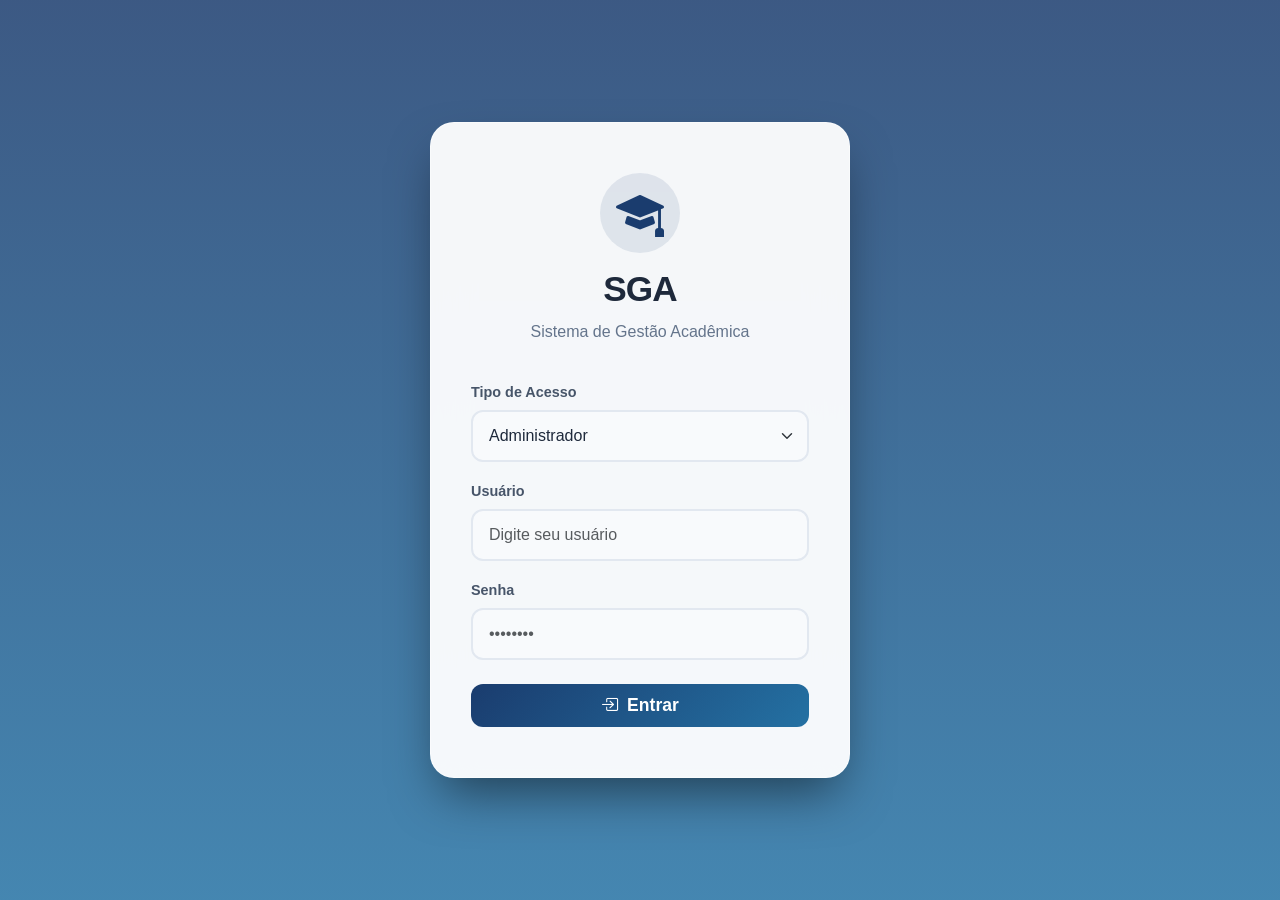
<file: Front-end-main/index.html>
<!DOCTYPE html>
<html lang="pt-BR">
<head>
    <meta charset="UTF-8">
    <meta name="viewport" content="width=device-width, initial-scale=1.0">
    <title>SGA - Login</title>
    <link href="https://cdn.jsdelivr.net/npm/bootstrap@5.3.0/dist/css/bootstrap.min.css" rel="stylesheet">
    <link href="https://cdn.jsdelivr.net/npm/bootstrap-icons@1.10.0/font/bootstrap-icons.css" rel="stylesheet">
    <link href="css/style.css" rel="stylesheet">
    
     
    
</head>
<body class="pagina-login">

    <main class="container-login">
        <header class="logo-login">
            <i class="bi bi-mortarboard-fill icone-logo" alt="Logotipo SGA"></i>
            <h1>SGA</h1>
            <p>Sistema de Gestão Acadêmica</p>
        </header>

        <form onsubmit="fazerLogin(event)" id="form-login">
            <div class="mb-3">
                <label for="perfil" class="form-label">Tipo de Acesso</label>
                <select class="form-select" id="perfil" onchange="mudarPerfil()" required>
                    <option value="admin">Administrador</option>
                    <option value="professor">Professor</option>
                    <option value="aluno">Aluno</option>
                </select>
            </div>
            <div class="mb-3">
                <label for="usuario" class="form-label" id="label-usuario">Usuário</label>
                <input type="text" class="form-control" id="usuario" placeholder="Digite seu usuário" required>
            </div>
            <div class="mb-4">
                <label for="senha" class="form-label" id="label-senha">Senha</label>
                <input type="password" class="form-control" id="senha" placeholder="••••••••" required>
            </div>
            <button type="submit" class="btn btn-primary w-100 py-2 fw-bold">
                <i class="bi bi-box-arrow-in-right me-2"></i>Entrar
            </button>
        </form>
    </main>

    <script>
        function mudarPerfil() {
            const perfil = document.getElementById('perfil').value;
            const userLabel = document.getElementById('label-usuario');
            const passLabel = document.getElementById('label-senha');
            const userInput = document.getElementById('usuario');
            const passInput = document.getElementById('senha');
            
            if(perfil === 'admin') {
                userLabel.textContent = 'Usuário'; passLabel.textContent = 'Senha';
                userInput.placeholder = 'Digite seu usuário'; passInput.placeholder = '••••••••';
            } else if(perfil === 'professor') {
                userLabel.textContent = 'Nº de Registro'; passLabel.textContent = 'Senha (Nº de Registro)';
                userInput.placeholder = 'Ex: 12345'; passInput.placeholder = '••••••••';
            } else {
                userLabel.textContent = 'Nº de Matrícula'; passLabel.textContent = 'Senha (Nº de Matrícula)';
                userInput.placeholder = 'Ex: 98765'; passInput.placeholder = '••••••••';
            }
        }

        function fazerLogin(event) {
            event.preventDefault();
            const perfil = document.getElementById('perfil').value;
            const usuario = document.getElementById('usuario').value;
            const senha = document.getElementById('senha').value;
            
            if (perfil === 'admin') {
                if (usuario === 'admin' && senha === 'admin') {
                    sessionStorage.setItem('isLogged', 'true');
                    sessionStorage.setItem('userType', 'admin');
                    sessionStorage.setItem('userName', 'Administrador');
                    window.location.href = 'dashboard.html';
                } else {
                    alert('Credenciais de Administrador inválidas! (Dica: admin / admin)');
                }
            } else if (perfil === 'professor') {
                const professores = JSON.parse(localStorage.getItem('sga_professores')) || [];
                const prof = professores.find(p => p.registro === usuario && p.registro === senha);
                if (prof) {
                    sessionStorage.setItem('isLogged', 'true');
                    sessionStorage.setItem('userType', 'professor');
                    sessionStorage.setItem('userId', prof.id);
                    sessionStorage.setItem('userName', prof.nome);
                    window.location.href = 'painel_professor.html';
                } else {
                    alert('Registro de Professor inválido! (Usuário e Senha = Seu Número de Registro)');
                }
            } else if (perfil === 'aluno') {
                const alunos = JSON.parse(localStorage.getItem('sga_alunos')) || [];
                const aluno = alunos.find(a => a.matricula === usuario && a.matricula === senha);
                if (aluno) {
                    sessionStorage.setItem('isLogged', 'true');
                    sessionStorage.setItem('userType', 'aluno');
                    sessionStorage.setItem('userId', aluno.id);
                    sessionStorage.setItem('userName', aluno.nome);
                    window.location.href = 'painel_aluno.html';
                } else {
                    alert('Matrícula de Aluno inválida! (Usuário e Senha = Seu Número de Matrícula)');
                }
            }
        }
    </script>
</body>
</html>
</file>
<file: Front-end-main/css/style.css>
:root {
    --cor-primaria: #1a3c6e;
    --cor-secundaria: #2471a3;
    --cor-destaque: #f39c12;
    --cor-fundo: #f4f6f9;
    --cor-texto: #2c3e50;
    --cor-branca: #ffffff;
    --cor-sucesso: #27ae60;
    --cor-perigo: #e74c3c;
    --cor-alerta: #e67e22;
    --cor-sidebar: #1a2a3a;
    --cor-sidebar-hover: #243447;
    --largura-sidebar: 260px;
    --sombra-card: 0 2px 12px rgba(0, 0, 0, 0.08);
    --transicao: all 0.3s ease;
    --border-radius: 12px;
}

* { margin: 0; padding: 0; box-sizing: border-box; }

body {
    font-family: 'Segoe UI', Tahoma, Geneva, Verdana, sans-serif;
    background-color: var(--cor-fundo);
    color: var(--cor-texto);
    line-height: 1.6;
    overflow-x: hidden;
}

img { max-width: 100%; height: auto; }


#menu-toggle { display: none; }

.menu-hamburguer {
    display: none;
    position: fixed; top: 15px; left: 15px; z-index: 1100;
    font-size: 1.6rem; background: var(--cor-primaria);
    color: var(--cor-branca); padding: 8px 12px;
    border-radius: 6px; cursor: pointer; user-select: none;
}
.menu-hamburguer:hover { background: var(--cor-secundaria); }
.menu-hamburguer .icon-open { display: inline; }
.menu-hamburguer .icon-close { display: none; }
#menu-toggle:checked ~ .menu-hamburguer .icon-open { display: none; }
#menu-toggle:checked ~ .menu-hamburguer .icon-close { display: inline; }

.overlay-sidebar {
    display: none;
    position: fixed; top: 0; left: 0;
    width: 100%; height: 100%;
    background: rgba(0,0,0,0.5); z-index: 998; cursor: pointer;
}

/* --- LOGIN  --- */
.pagina-login {
    min-height: 100vh;
    display: flex; align-items: center; justify-content: center;
    background: linear-gradient(rgba(26, 60, 110, 0.85), rgba(36, 113, 163, 0.85)), url('https://images.unsplash.com/photo-1523050854058-8df90110c9f1?ixlib=rb-4.0.3&auto=format&fit=crop&w=1920&q=80') no-repeat center center / cover;
    padding: 20px;
}
.container-login {
    background: rgba(255, 255, 255, 0.95); 
    backdrop-filter: blur(20px);
    border: 1px solid rgba(255, 255, 255, 0.5);
    border-radius: 24px;
    box-shadow: 0 25px 50px -12px rgba(0,0,0,0.5);
    padding: 50px 40px; 
    width: 100%; 
    max-width: 420px;
    animation: zoomIn 0.5s cubic-bezier(0.175, 0.885, 0.32, 1.275);
}
@keyframes zoomIn {
    from { opacity: 0; transform: scale(0.95); }
    to { opacity: 1; transform: scale(1); }
}
.logo-login { text-align: center; margin-bottom: 35px; }
.logo-login .icone-logo { 
    font-size: 3rem; color: var(--cor-primaria); 
    display: inline-flex; align-items: center; justify-content: center;
    width: 80px; height: 80px;
    background: rgba(26, 60, 110, 0.1);
    border-radius: 50%;
    margin-bottom: 15px;
}
.logo-login h1 { font-size: 2.2rem; font-weight: 800; color: #1e293b; margin-top: 0; letter-spacing: -1px; }
.logo-login p { color: #64748b; font-size: 1rem; font-weight: 500; }

.pagina-login .form-label { font-weight: 600; color: #475569; font-size: 0.9rem; margin-bottom: 6px; }
.pagina-login .form-control, .pagina-login .form-select {
    border-radius: 12px; padding: 12px 16px; border: 2px solid #e2e8f0;
    background-color: #f8fafc; transition: all 0.3s ease; font-size: 1rem; color: #1e293b;
}
.pagina-login .form-control:focus, .pagina-login .form-select:focus {
    border-color: var(--cor-secundaria); background-color: #fff;
    box-shadow: 0 0 0 4px rgba(36, 113, 163, 0.15);
}
.pagina-login .btn-primary {
    border-radius: 12px; padding: 14px; font-size: 1.1rem;
    background: linear-gradient(135deg, var(--cor-primaria), var(--cor-secundaria));
    border: none; transition: transform 0.2s ease, box-shadow 0.2s ease;
}
.pagina-login .btn-primary:hover {
    transform: translateY(-2px); box-shadow: 0 10px 20px -10px var(--cor-primaria);
}

/* --- LAYOUT PRINCIPAL --- */
.layout-principal { display: flex; min-height: 100vh; }

/* --- SIDEBAR --- */
.sidebar {
    width: var(--largura-sidebar); background: var(--cor-sidebar);
    color: #ccc; display: flex; flex-direction: column;
    position: fixed; top: 0; left: 0; height: 100vh; z-index: 1000;
    transition: left 0.3s ease; overflow-y: auto; overflow-x: hidden;
}
.sidebar .logo-sidebar {
    display: flex; align-items: center; gap: 12px;
    padding: 22px 20px; border-bottom: 1px solid rgba(255,255,255,0.1);
    color: var(--cor-branca); text-decoration: none;
}
.sidebar .logo-sidebar i { font-size: 2rem; color: var(--cor-destaque); flex-shrink: 0; }
.sidebar .logo-sidebar span { font-size: 1.3rem; font-weight: 700; white-space: nowrap; }
.sidebar .menu-navegacao { list-style: none; padding: 15px 0; flex-grow: 1; }
.sidebar .menu-navegacao li a {
    display: flex; align-items: center; gap: 14px;
    padding: 14px 22px; color: #b0bec5; text-decoration: none;
    font-size: 0.95rem; border-left: 3px solid transparent;
    transition: var(--transicao); white-space: nowrap;
}
.sidebar .menu-navegacao li a:hover,
.sidebar .menu-navegacao li a.ativo {
    background: var(--cor-sidebar-hover); color: var(--cor-branca);
    border-left-color: var(--cor-destaque);
}
.sidebar .menu-navegacao li a i { font-size: 1.2rem; width: 24px; text-align: center; flex-shrink: 0; }
.sidebar .rodape-sidebar {
    padding: 16px 20px; border-top: 1px solid rgba(255,255,255,0.1);
    font-size: 0.8rem; color: #6c7a89; text-align: center; white-space: nowrap;
}

/* --- CONTEÚDO PRINCIPAL --- */
.conteudo-principal {
    margin-left: var(--largura-sidebar); flex-grow: 1;
    display: flex; flex-direction: column; min-height: 100vh;
    transition: margin-left 0.3s ease;
}

/* --- HEADER --- */
.topo-header {
    background: var(--cor-branca); padding: 16px 28px;
    display: flex; justify-content: space-between; align-items: center;
    box-shadow: var(--sombra-card); position: sticky; top: 0; z-index: 999;
    flex-wrap: wrap; gap: 10px;
}
.topo-header .breadcrumb-custom { font-size: 0.9rem; color: #7f8c8d; }
.topo-header .breadcrumb-custom strong { color: var(--cor-primaria); }
.topo-header .info-usuario { display: flex; align-items: center; gap: 12px; flex-wrap: wrap; }
.topo-header .info-usuario .avatar {
    width: 40px; height: 40px; border-radius: 50%;
    background: var(--cor-secundaria); color: var(--cor-branca);
    display: flex; align-items: center; justify-content: center;
    font-weight: 700; font-size: 1.1rem; flex-shrink: 0;
}
.topo-header .btn-sair {
    background: transparent; border: 1px solid #ddd;
    padding: 7px 16px; border-radius: 6px; cursor: pointer;
    color: var(--cor-perigo); text-decoration: none; white-space: nowrap;
}
.topo-header .btn-sair:hover { background: var(--cor-perigo); color: #fff; border-color: var(--cor-perigo); }

/* --- MAIN --- */
.main-content { flex-grow: 1; padding: 28px; }

/* --- CARDS --- */
.card-dashboard {
    background: var(--cor-branca); border-radius: var(--border-radius);
    transition: var(--transicao);
}
.card-dashboard:hover { transform: translateY(-3px); box-shadow: 0 8px 25px rgba(0,0,0,0.12); }

/* --- TABELAS --- */
.tabela-custom {
    background: var(--cor-branca); border-radius: var(--border-radius);
    overflow: hidden; box-shadow: var(--sombra-card);
}
.tabela-custom .table { margin-bottom: 0; }
.tabela-custom thead { background: var(--cor-primaria); color: var(--cor-branca); }
.tabela-custom thead th { white-space: nowrap; font-weight: 500; font-size: 0.9rem; padding: 12px 16px; }
.tabela-custom tbody tr:hover { background-color: #f0f4f8; }
.tabela-custom tbody td { padding: 12px 16px; vertical-align: middle; }

/* --- FORMULÁRIOS --- */
.form-container {
    background: var(--cor-branca); padding: 30px;
    border-radius: var(--border-radius); box-shadow: var(--sombra-card);
}
.form-container .titulo-form {
    font-size: 1.3rem; font-weight: 600; color: var(--cor-primaria);
    margin-bottom: 22px; padding-bottom: 12px;
    border-bottom: 2px solid var(--cor-destaque);
}

/* --- RODAPÉ --- */
.rodape {
    background: var(--cor-branca); padding: 14px 28px; text-align: center;
    font-size: 0.85rem; color: #95a5a6; border-top: 1px solid #e9ecef; margin-top: auto;
}

/* --- BADGES --- */
.badge-status-ativo { background: var(--cor-sucesso); color: #fff; padding: 5px 10px; border-radius: 20px; font-size: 0.78rem; }
.badge-status-inativo { background: #95a5a6; color: #fff; padding: 5px 10px; border-radius: 20px; font-size: 0.78rem; }
.badge-status-aprovado { background: var(--cor-sucesso); color: #fff; padding: 5px 10px; border-radius: 20px; font-size: 0.78rem; }
.badge-status-reprovado { background: var(--cor-perigo); color: #fff; padding: 5px 10px; border-radius: 20px; font-size: 0.78rem; }
.badge-status-recuperacao { background: var(--cor-alerta); color: #fff; padding: 5px 10px; border-radius: 20px; font-size: 0.78rem; }

/* --- MENSAGEM --- */
.mensagem-feedback {
    padding: 12px 16px; border-radius: 8px; margin-bottom: 16px;
    font-weight: 500; display: none;
}
.mensagem-feedback.mostrar { display: block; }
.mensagem-feedback.sucesso { background: #d4edda; color: #155724; border: 1px solid #c3e6cb; }
.mensagem-feedback.erro { background: #f8d7da; color: #721c24; border: 1px solid #f5c6cb; }

/* --- RESPONSIVO --- */
/* --- COMPONENTES ESPECÍFICOS (PAINÉIS) --- */
.carteirinha-card {
    background: linear-gradient(135deg, #1e293b, #334155);
    color: white; border-radius: 15px; padding: 20px;
    max-width: 400px; box-shadow: 0 10px 20px rgba(0,0,0,0.3);
    position: relative; overflow: hidden;
}
.carteirinha-card::before {
    content: ''; position: absolute;
    top: -50px; right: -50px; width: 150px; height: 150px;
    background: rgba(255,255,255,0.1); border-radius: 50%;
}
.carteirinha-foto {
    width: 80px; height: 80px; background: #fff; color: #1e293b;
    font-size: 2.5rem; font-weight: bold; display: flex;
    align-items: center; justify-content: center;
    border-radius: 10px; margin-right: 15px;
}
.aviso-card {
    border-left: 4px solid var(--cor-destaque);
    background: #f8fafc; border-radius: 8px;
}
.aviso-prof-card {
    border-left: 4px solid var(--cor-primaria);
    background: #f8fafc; border-radius: 8px;
}
.stats-card {
    background: linear-gradient(135deg, var(--cor-secundaria), var(--cor-primaria));
    color: #fff; border-radius: 12px; padding: 20px;
    box-shadow: 0 4px 6px rgba(0,0,0,0.1);
}

@media (max-width: 1199.98px) {
    .main-content { padding: 20px; }
    .form-container { padding: 20px; }
}

@media (max-width: 991.98px) {
    :root { --largura-sidebar: 70px; }
    .sidebar .logo-sidebar span,
    .sidebar .menu-navegacao li a span,
    .sidebar .rodape-sidebar { display: none; }
    .sidebar .logo-sidebar { justify-content: center; padding: 18px 10px; }
    .sidebar .menu-navegacao li a { justify-content: center; padding: 16px 10px; }
    .sidebar .menu-navegacao li a i { font-size: 1.4rem; }
    .conteudo-principal { margin-left: 70px; }
}

@media (max-width: 767.98px) {
    .menu-hamburguer { display: block; }
    .sidebar { width: 260px; left: -260px; box-shadow: 4px 0 20px rgba(0,0,0,0.3); }
    .sidebar .logo-sidebar span,
    .sidebar .menu-navegacao li a span,
    .sidebar .rodape-sidebar { display: inline; }
    .sidebar .menu-navegacao li a { justify-content: flex-start; padding: 14px 22px; }
    .sidebar .logo-sidebar { justify-content: flex-start; padding: 22px 20px; }
    #menu-toggle:checked ~ .layout-principal .sidebar { left: 0; }
    #menu-toggle:checked ~ .overlay-sidebar { display: block; }
    .conteudo-principal { margin-left: 0; }
    .topo-header { padding: 14px 16px 14px 56px; flex-direction: column; align-items: flex-start; }
    .topo-header .info-usuario { width: 100%; justify-content: flex-end; }
    .main-content { padding: 16px; }
    .form-container { padding: 16px; }
}

@media (max-width: 575.98px) {
    .container-login { padding: 24px 18px; }
    .logo-login h1 { font-size: 1.5rem; }
    .topo-header { padding: 10px 12px 10px 50px; }
    .main-content { padding: 12px; }
    .form-container .btn,
    .main-content .btn { width: 100%; margin-bottom: 8px; }
    .menu-hamburguer { top: 10px; left: 10px; }
}
</file>
